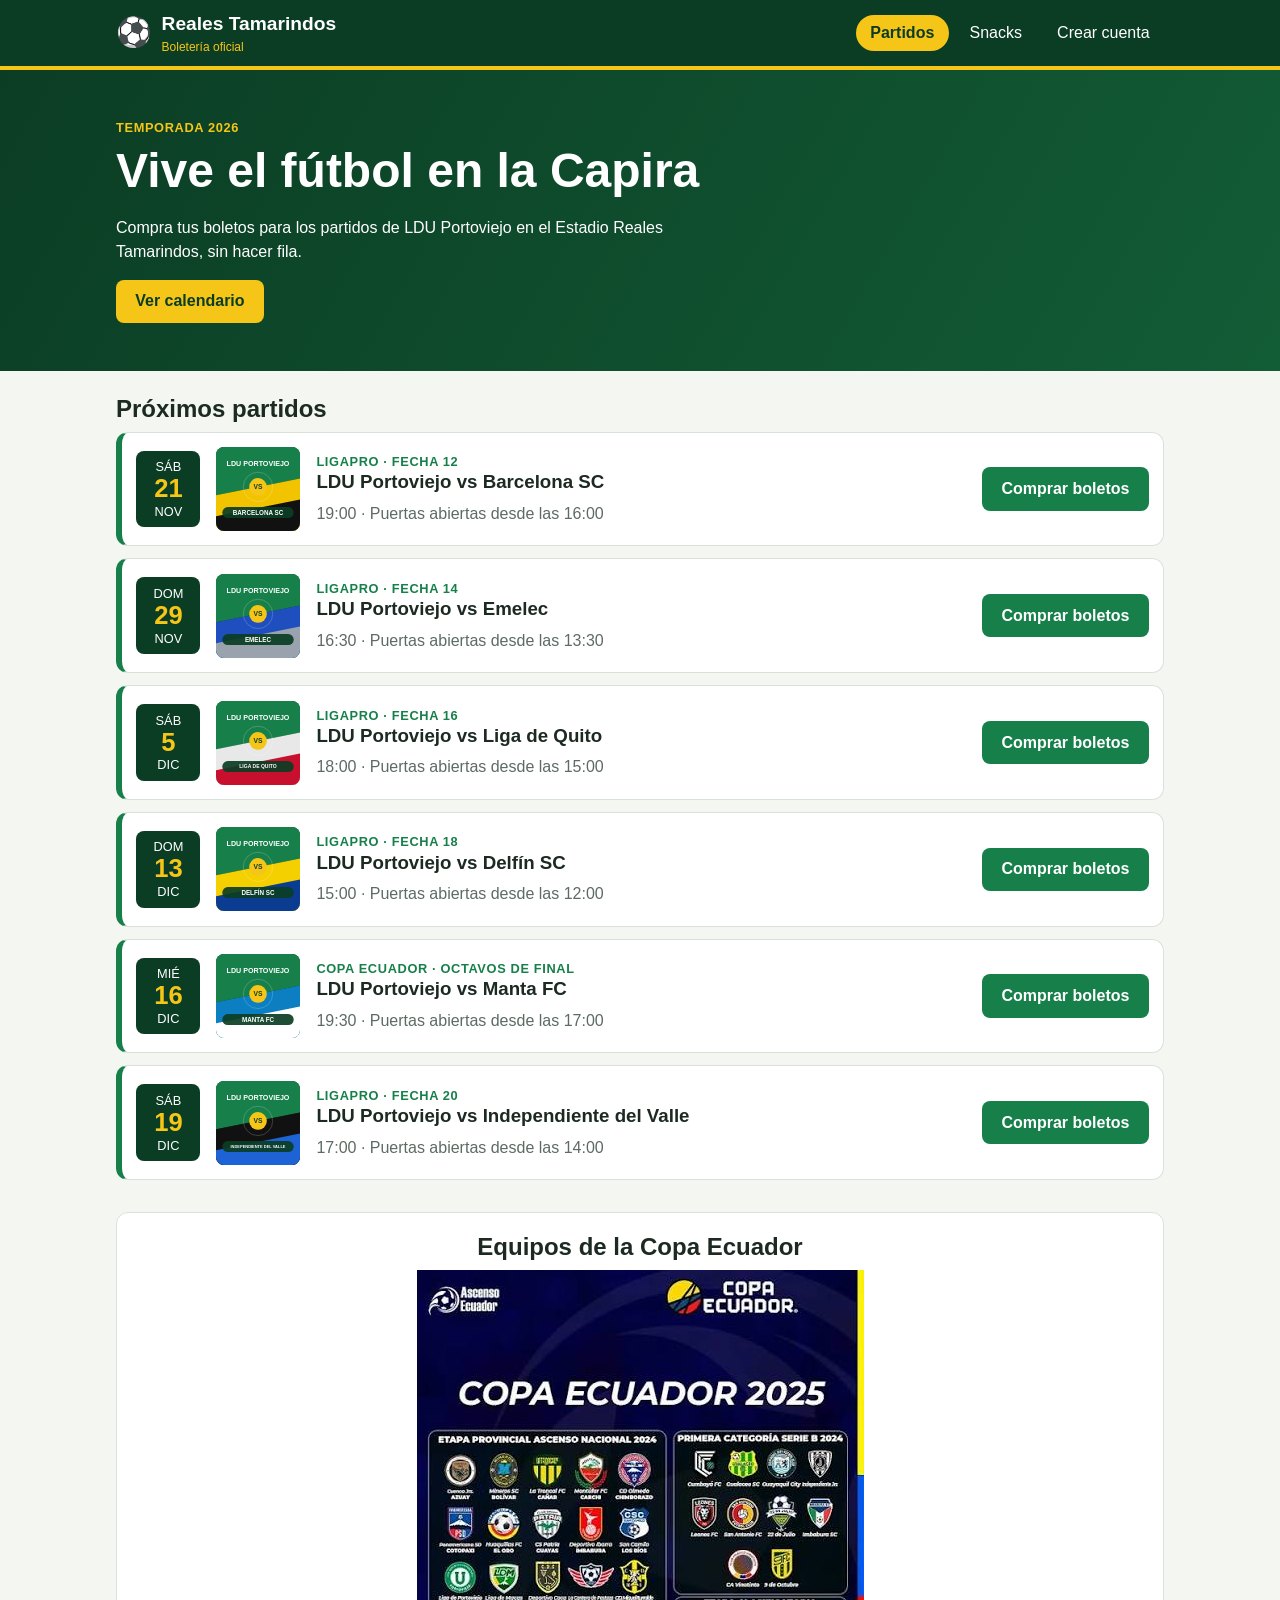
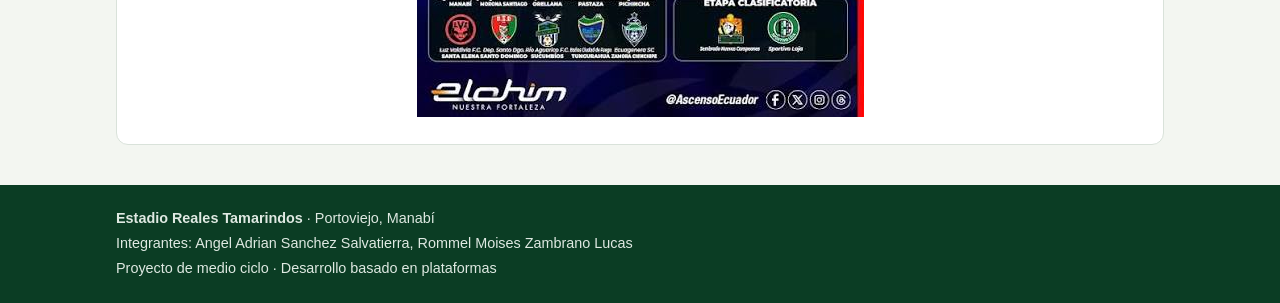
<file: index.html>
<!DOCTYPE html>
<html lang="es">
<head>
  <meta charset="UTF-8">
  <meta name="viewport" content="width=device-width, initial-scale=1.0">
  <title>Partidos | Estadio Reales Tamarindos</title>
  <link rel="stylesheet" href="css/estadio.css">
</head>
<body>
  <a class="saltar" href="#contenido">Saltar al contenido</a>

  <header class="barra">
    <div class="contenedor barra-contenido">
      <a class="marca" href="index.html">
        <span class="marca-balon" aria-hidden="true">⚽</span>
        <span>Reales Tamarindos <small>Boletería oficial</small></span>
      </a>
      <nav class="menu" aria-label="Navegación principal">
        <a href="index.html" class="activo" aria-current="page">Partidos</a>
        <a href="snacks.html">Snacks</a>
        <a href="registro.html">Crear cuenta</a>
      </nav>
    </div>
  </header>

  <main id="contenido">
    <section class="portada">
      <div class="contenedor">
      <p class="etiqueta etiqueta-clara">Temporada 2026</p>
      <h1>Vive el fútbol en la Capira</h1>
      <p>Compra tus boletos para los partidos de LDU Portoviejo en el Estadio Reales Tamarindos, sin hacer fila.</p>
      <a class="boton boton-amarillo" href="#calendario">Ver calendario</a>
      </div>
    </section>

    <div class="contenedor cuerpo">
    <section id="calendario">
      <h2>Próximos partidos</h2>
      <div class="lista-partidos">
        <article class="partido">
          <div class="partido-fecha">
            <span>SÁB</span>
            <strong>21</strong>
            <span>NOV</span>
          </div>
          <img src="img/afiche1.svg" width="120" height="120" alt="Afiche de LDU Portoviejo contra Barcelona SC">
          <div class="partido-info">
            <p class="etiqueta">LigaPro · Fecha 12</p>
            <h3>LDU Portoviejo vs Barcelona SC</h3>
            <p>19:00 · Puertas abiertas desde las 16:00</p>
          </div>
          <a class="boton" href="boletos1.html" aria-label="Comprar boletos: LDU Portoviejo vs Barcelona SC">Comprar boletos</a>
        </article>
        <article class="partido">
          <div class="partido-fecha">
            <span>DOM</span>
            <strong>29</strong>
            <span>NOV</span>
          </div>
          <img src="img/afiche2.svg" width="120" height="120" alt="Afiche de LDU Portoviejo contra Emelec">
          <div class="partido-info">
            <p class="etiqueta">LigaPro · Fecha 14</p>
            <h3>LDU Portoviejo vs Emelec</h3>
            <p>16:30 · Puertas abiertas desde las 13:30</p>
          </div>
          <a class="boton" href="boletos2.html" aria-label="Comprar boletos: LDU Portoviejo vs Emelec">Comprar boletos</a>
        </article>
        <article class="partido">
          <div class="partido-fecha">
            <span>SÁB</span>
            <strong>5</strong>
            <span>DIC</span>
          </div>
          <img src="img/afiche3.svg" width="120" height="120" alt="Afiche de LDU Portoviejo contra Liga de Quito">
          <div class="partido-info">
            <p class="etiqueta">LigaPro · Fecha 16</p>
            <h3>LDU Portoviejo vs Liga de Quito</h3>
            <p>18:00 · Puertas abiertas desde las 15:00</p>
          </div>
          <a class="boton" href="boletos3.html" aria-label="Comprar boletos: LDU Portoviejo vs Liga de Quito">Comprar boletos</a>
        </article>
        <article class="partido">
          <div class="partido-fecha">
            <span>DOM</span>
            <strong>13</strong>
            <span>DIC</span>
          </div>
          <img src="img/afiche4.svg" width="120" height="120" alt="Afiche de LDU Portoviejo contra Delfín SC">
          <div class="partido-info">
            <p class="etiqueta">LigaPro · Fecha 18</p>
            <h3>LDU Portoviejo vs Delfín SC</h3>
            <p>15:00 · Puertas abiertas desde las 12:00</p>
          </div>
          <a class="boton" href="boletos4.html" aria-label="Comprar boletos: LDU Portoviejo vs Delfín SC">Comprar boletos</a>
        </article>
        <article class="partido">
          <div class="partido-fecha">
            <span>MIÉ</span>
            <strong>16</strong>
            <span>DIC</span>
          </div>
          <img src="img/afiche5.svg" width="120" height="120" alt="Afiche de LDU Portoviejo contra Manta FC">
          <div class="partido-info">
            <p class="etiqueta">Copa Ecuador · Octavos de final</p>
            <h3>LDU Portoviejo vs Manta FC</h3>
            <p>19:30 · Puertas abiertas desde las 17:00</p>
          </div>
          <a class="boton" href="boletos5.html" aria-label="Comprar boletos: LDU Portoviejo vs Manta FC">Comprar boletos</a>
        </article>
        <article class="partido">
          <div class="partido-fecha">
            <span>SÁB</span>
            <strong>19</strong>
            <span>DIC</span>
          </div>
          <img src="img/afiche6.svg" width="120" height="120" alt="Afiche de LDU Portoviejo contra Independiente del Valle">
          <div class="partido-info">
            <p class="etiqueta">LigaPro · Fecha 20</p>
            <h3>LDU Portoviejo vs Independiente del Valle</h3>
            <p>17:00 · Puertas abiertas desde las 14:00</p>
          </div>
          <a class="boton" href="boletos6.html" aria-label="Comprar boletos: LDU Portoviejo vs Independiente del Valle">Comprar boletos</a>
        </article>
      </div>
    </section>

    <section class="panel equipos">
      <h2>Equipos de la Copa Ecuador</h2>
      <img src="img/copa-ecuador.png" width="447" height="447" alt="Equipos participantes de la Copa Ecuador 2025">
    </section>
    </div>
  </main>

  <footer class="pie">
    <div class="contenedor">
      <p><strong>Estadio Reales Tamarindos</strong> · Portoviejo, Manabí</p>
      <p>Integrantes: Angel Adrian Sanchez Salvatierra, Rommel Moises Zambrano Lucas</p>
      <p>Proyecto de medio ciclo · Desarrollo basado en plataformas</p>
    </div>
  </footer>
</body>
</html>
</file>
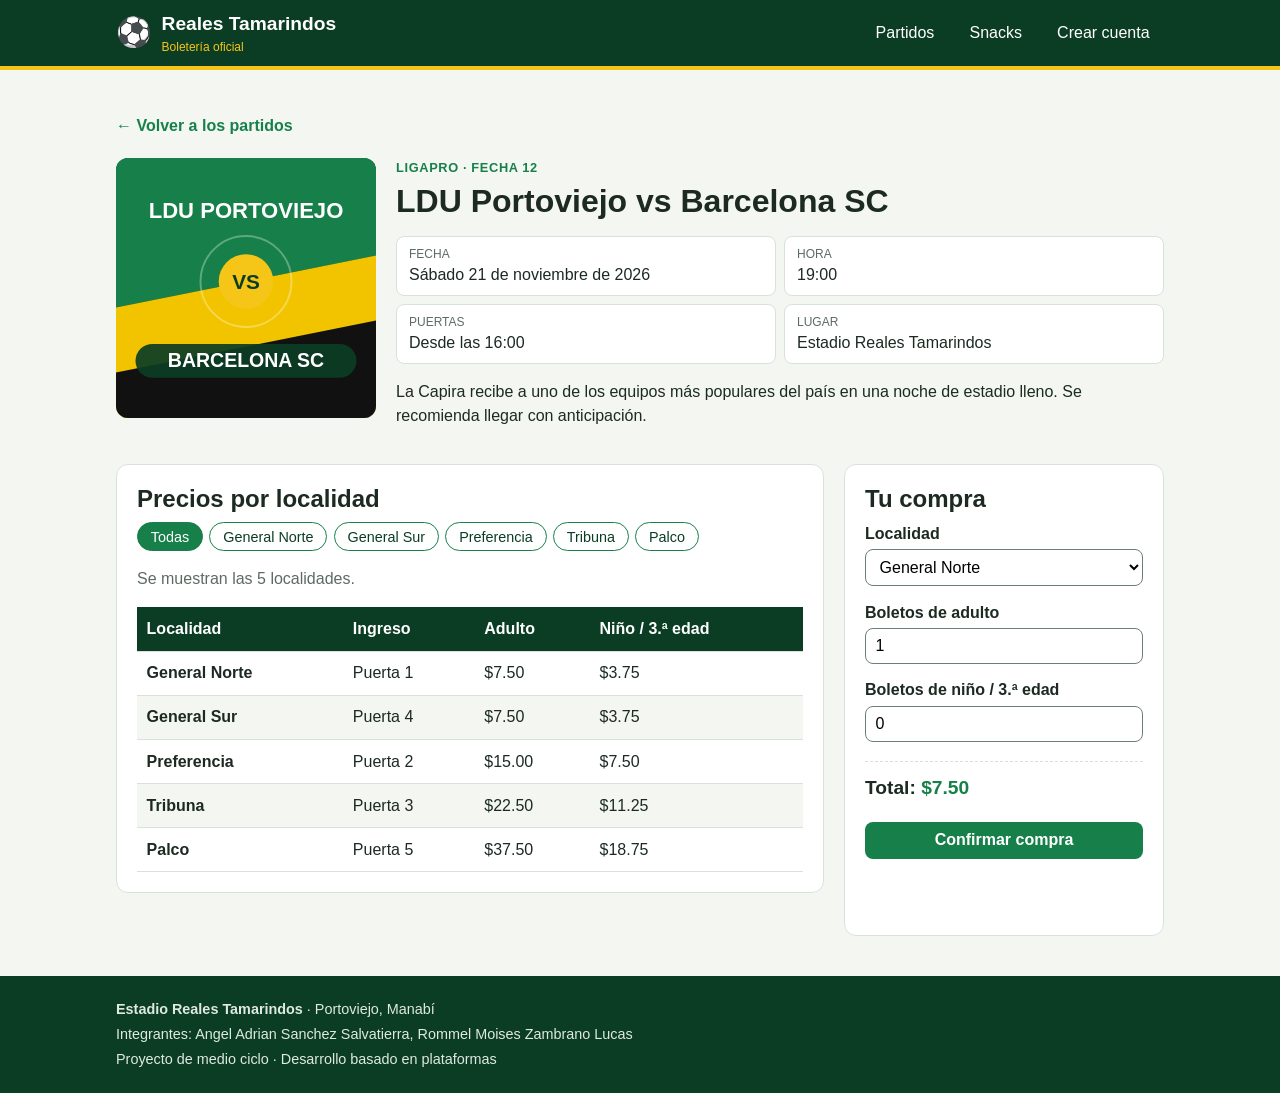
<file: boletos1.html>
<!DOCTYPE html>
<html lang="es">
<head>
  <meta charset="UTF-8">
  <meta name="viewport" content="width=device-width, initial-scale=1.0">
  <title>LDU Portoviejo vs Barcelona SC | Estadio Reales Tamarindos</title>
  <link rel="stylesheet" href="css/estadio.css">
</head>
<body>
  <a class="saltar" href="#contenido">Saltar al contenido</a>

  <header class="barra">
    <div class="contenedor barra-contenido">
      <a class="marca" href="index.html">
        <span class="marca-balon" aria-hidden="true">⚽</span>
        <span>Reales Tamarindos <small>Boletería oficial</small></span>
      </a>
      <nav class="menu" aria-label="Navegación principal">
        <a href="index.html">Partidos</a>
        <a href="snacks.html">Snacks</a>
        <a href="registro.html">Crear cuenta</a>
      </nav>
    </div>
  </header>

  <main id="contenido" class="contenedor">
    <p><a class="volver" href="index.html">← Volver a los partidos</a></p>

    <section class="ficha">
      <img src="img/afiche1.svg" width="260" height="260" alt="Afiche de LDU Portoviejo contra Barcelona SC">
      <div>
        <p class="etiqueta">LigaPro · Fecha 12</p>
        <h1>LDU Portoviejo vs Barcelona SC</h1>
        <ul class="datos">
          <li><span>Fecha</span>Sábado 21 de noviembre de 2026</li>
          <li><span>Hora</span>19:00</li>
          <li><span>Puertas</span>Desde las 16:00</li>
          <li><span>Lugar</span>Estadio Reales Tamarindos</li>
        </ul>
        <p>La Capira recibe a uno de los equipos más populares del país en una noche de estadio lleno. Se recomienda llegar con anticipación.</p>
      </div>
    </section>

    <div class="dos-columnas">
      <section class="panel">
        <h2>Precios por localidad</h2>
        <div class="chips" role="group" aria-label="Elegir localidad">
          <button type="button" class="chip chip-activo" data-zona="todas" aria-pressed="true">Todas</button>
            <button type="button" class="chip" data-zona="General Norte" aria-pressed="false">General Norte</button>
            <button type="button" class="chip" data-zona="General Sur" aria-pressed="false">General Sur</button>
            <button type="button" class="chip" data-zona="Preferencia" aria-pressed="false">Preferencia</button>
            <button type="button" class="chip" data-zona="Tribuna" aria-pressed="false">Tribuna</button>
            <button type="button" class="chip" data-zona="Palco" aria-pressed="false">Palco</button>
        </div>
        <p id="aviso-zona" class="aviso" aria-live="polite">Se muestran las 5 localidades.</p>
        <div class="tabla-caja" role="region" aria-label="Tabla de precios" tabindex="0">
          <table id="precios">
            <caption class="oculto">Precios de los boletos por localidad y tipo de boleto</caption>
            <thead>
              <tr>
                <th scope="col">Localidad</th>
                <th scope="col">Ingreso</th>
                <th scope="col">Adulto</th>
                <th scope="col">Niño / 3.ª edad</th>
              </tr>
            </thead>
            <tbody>
              <tr data-zona="General Norte">
                <th scope="row">General Norte</th>
                <td>Puerta 1</td>
                <td>$7.50</td>
                <td>$3.75</td>
              </tr>
              <tr data-zona="General Sur">
                <th scope="row">General Sur</th>
                <td>Puerta 4</td>
                <td>$7.50</td>
                <td>$3.75</td>
              </tr>
              <tr data-zona="Preferencia">
                <th scope="row">Preferencia</th>
                <td>Puerta 2</td>
                <td>$15.00</td>
                <td>$7.50</td>
              </tr>
              <tr data-zona="Tribuna">
                <th scope="row">Tribuna</th>
                <td>Puerta 3</td>
                <td>$22.50</td>
                <td>$11.25</td>
              </tr>
              <tr data-zona="Palco">
                <th scope="row">Palco</th>
                <td>Puerta 5</td>
                <td>$37.50</td>
                <td>$18.75</td>
              </tr>
            </tbody>
          </table>
        </div>
      </section>

      <aside class="panel compra">
        <h2>Tu compra</h2>
        <form id="form-compra">
          <div class="campo">
            <label for="zona">Localidad</label>
            <select id="zona" name="zona">
              <option value="General Norte" data-adulto="7.50" data-reducido="3.75">General Norte</option>
              <option value="General Sur" data-adulto="7.50" data-reducido="3.75">General Sur</option>
              <option value="Preferencia" data-adulto="15.00" data-reducido="7.50">Preferencia</option>
              <option value="Tribuna" data-adulto="22.50" data-reducido="11.25">Tribuna</option>
              <option value="Palco" data-adulto="37.50" data-reducido="18.75">Palco</option>
            </select>
          </div>
          <div class="campo">
            <label for="adultos">Boletos de adulto</label>
            <input type="number" id="adultos" name="adultos" min="0" max="10" value="1">
          </div>
          <div class="campo">
            <label for="reducidos">Boletos de niño / 3.ª edad</label>
            <input type="number" id="reducidos" name="reducidos" min="0" max="10" value="0">
          </div>
          <p class="total">Total: <output id="total" for="zona adultos reducidos">$0.00</output></p>
          <button type="submit" class="boton boton-ancho">Confirmar compra</button>
        </form>
        <p id="aviso-compra" class="aviso" aria-live="polite"></p>
      </aside>
    </div>
  </main>

  <footer class="pie">
    <div class="contenedor">
      <p><strong>Estadio Reales Tamarindos</strong> · Portoviejo, Manabí</p>
      <p>Integrantes: Angel Adrian Sanchez Salvatierra, Rommel Moises Zambrano Lucas</p>
      <p>Proyecto de medio ciclo · Desarrollo basado en plataformas</p>
    </div>
  </footer>
  <script src="js/boletos.js"></script>
</body>
</html>
</file>
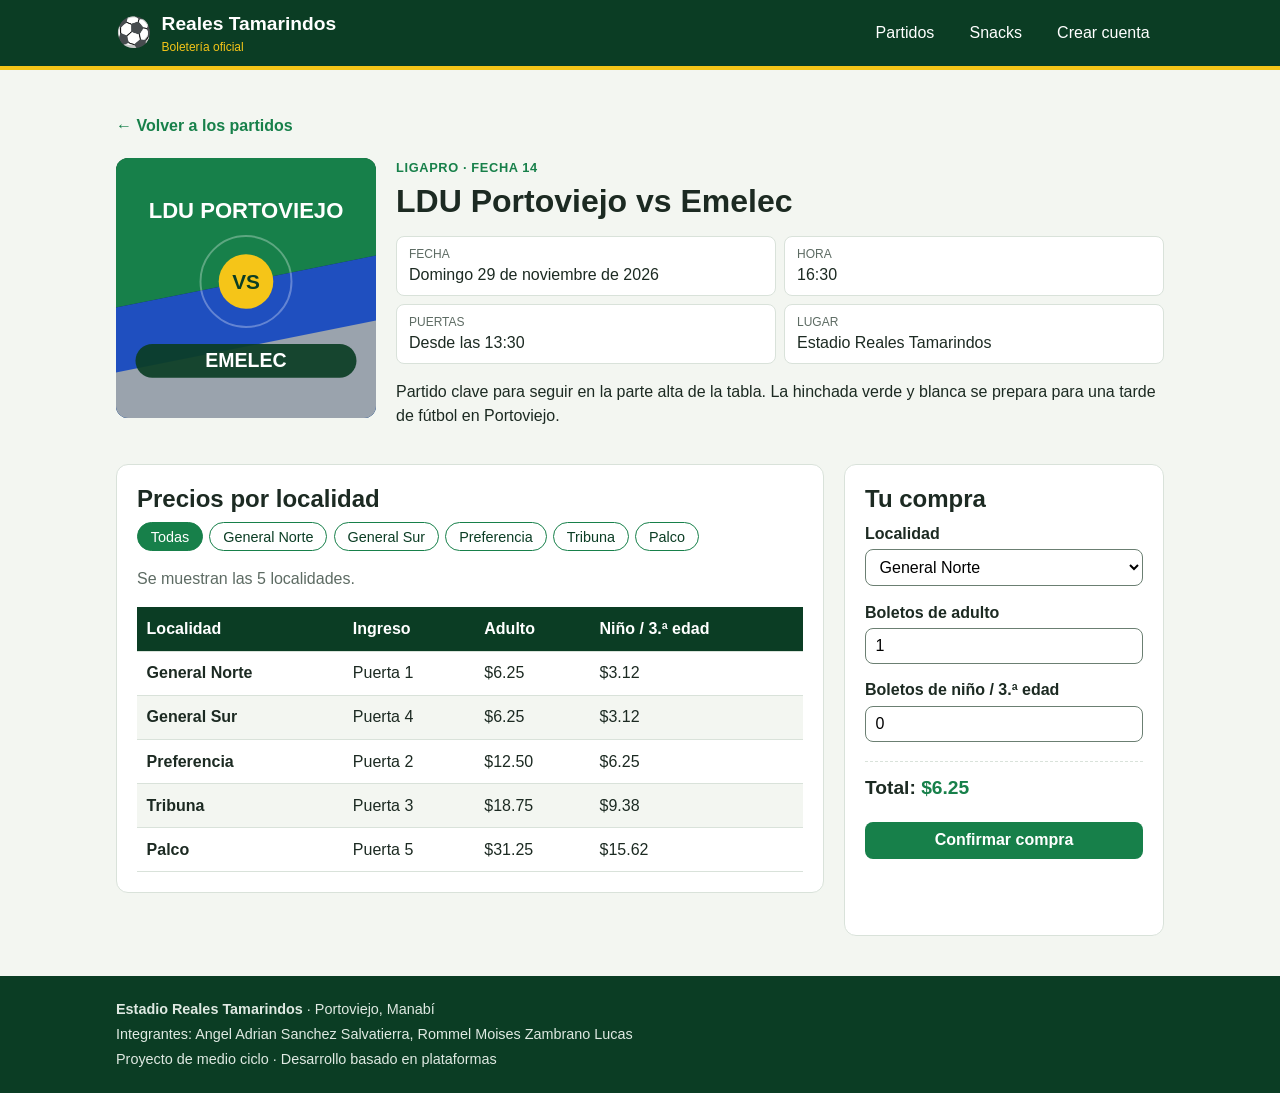
<file: boletos2.html>
<!DOCTYPE html>
<html lang="es">
<head>
  <meta charset="UTF-8">
  <meta name="viewport" content="width=device-width, initial-scale=1.0">
  <title>LDU Portoviejo vs Emelec | Estadio Reales Tamarindos</title>
  <link rel="stylesheet" href="css/estadio.css">
</head>
<body>
  <a class="saltar" href="#contenido">Saltar al contenido</a>

  <header class="barra">
    <div class="contenedor barra-contenido">
      <a class="marca" href="index.html">
        <span class="marca-balon" aria-hidden="true">⚽</span>
        <span>Reales Tamarindos <small>Boletería oficial</small></span>
      </a>
      <nav class="menu" aria-label="Navegación principal">
        <a href="index.html">Partidos</a>
        <a href="snacks.html">Snacks</a>
        <a href="registro.html">Crear cuenta</a>
      </nav>
    </div>
  </header>

  <main id="contenido" class="contenedor">
    <p><a class="volver" href="index.html">← Volver a los partidos</a></p>

    <section class="ficha">
      <img src="img/afiche2.svg" width="260" height="260" alt="Afiche de LDU Portoviejo contra Emelec">
      <div>
        <p class="etiqueta">LigaPro · Fecha 14</p>
        <h1>LDU Portoviejo vs Emelec</h1>
        <ul class="datos">
          <li><span>Fecha</span>Domingo 29 de noviembre de 2026</li>
          <li><span>Hora</span>16:30</li>
          <li><span>Puertas</span>Desde las 13:30</li>
          <li><span>Lugar</span>Estadio Reales Tamarindos</li>
        </ul>
        <p>Partido clave para seguir en la parte alta de la tabla. La hinchada verde y blanca se prepara para una tarde de fútbol en Portoviejo.</p>
      </div>
    </section>

    <div class="dos-columnas">
      <section class="panel">
        <h2>Precios por localidad</h2>
        <div class="chips" role="group" aria-label="Elegir localidad">
          <button type="button" class="chip chip-activo" data-zona="todas" aria-pressed="true">Todas</button>
            <button type="button" class="chip" data-zona="General Norte" aria-pressed="false">General Norte</button>
            <button type="button" class="chip" data-zona="General Sur" aria-pressed="false">General Sur</button>
            <button type="button" class="chip" data-zona="Preferencia" aria-pressed="false">Preferencia</button>
            <button type="button" class="chip" data-zona="Tribuna" aria-pressed="false">Tribuna</button>
            <button type="button" class="chip" data-zona="Palco" aria-pressed="false">Palco</button>
        </div>
        <p id="aviso-zona" class="aviso" aria-live="polite">Se muestran las 5 localidades.</p>
        <div class="tabla-caja" role="region" aria-label="Tabla de precios" tabindex="0">
          <table id="precios">
            <caption class="oculto">Precios de los boletos por localidad y tipo de boleto</caption>
            <thead>
              <tr>
                <th scope="col">Localidad</th>
                <th scope="col">Ingreso</th>
                <th scope="col">Adulto</th>
                <th scope="col">Niño / 3.ª edad</th>
              </tr>
            </thead>
            <tbody>
              <tr data-zona="General Norte">
                <th scope="row">General Norte</th>
                <td>Puerta 1</td>
                <td>$6.25</td>
                <td>$3.12</td>
              </tr>
              <tr data-zona="General Sur">
                <th scope="row">General Sur</th>
                <td>Puerta 4</td>
                <td>$6.25</td>
                <td>$3.12</td>
              </tr>
              <tr data-zona="Preferencia">
                <th scope="row">Preferencia</th>
                <td>Puerta 2</td>
                <td>$12.50</td>
                <td>$6.25</td>
              </tr>
              <tr data-zona="Tribuna">
                <th scope="row">Tribuna</th>
                <td>Puerta 3</td>
                <td>$18.75</td>
                <td>$9.38</td>
              </tr>
              <tr data-zona="Palco">
                <th scope="row">Palco</th>
                <td>Puerta 5</td>
                <td>$31.25</td>
                <td>$15.62</td>
              </tr>
            </tbody>
          </table>
        </div>
      </section>

      <aside class="panel compra">
        <h2>Tu compra</h2>
        <form id="form-compra">
          <div class="campo">
            <label for="zona">Localidad</label>
            <select id="zona" name="zona">
              <option value="General Norte" data-adulto="6.25" data-reducido="3.12">General Norte</option>
              <option value="General Sur" data-adulto="6.25" data-reducido="3.12">General Sur</option>
              <option value="Preferencia" data-adulto="12.50" data-reducido="6.25">Preferencia</option>
              <option value="Tribuna" data-adulto="18.75" data-reducido="9.38">Tribuna</option>
              <option value="Palco" data-adulto="31.25" data-reducido="15.62">Palco</option>
            </select>
          </div>
          <div class="campo">
            <label for="adultos">Boletos de adulto</label>
            <input type="number" id="adultos" name="adultos" min="0" max="10" value="1">
          </div>
          <div class="campo">
            <label for="reducidos">Boletos de niño / 3.ª edad</label>
            <input type="number" id="reducidos" name="reducidos" min="0" max="10" value="0">
          </div>
          <p class="total">Total: <output id="total" for="zona adultos reducidos">$0.00</output></p>
          <button type="submit" class="boton boton-ancho">Confirmar compra</button>
        </form>
        <p id="aviso-compra" class="aviso" aria-live="polite"></p>
      </aside>
    </div>
  </main>

  <footer class="pie">
    <div class="contenedor">
      <p><strong>Estadio Reales Tamarindos</strong> · Portoviejo, Manabí</p>
      <p>Integrantes: Angel Adrian Sanchez Salvatierra, Rommel Moises Zambrano Lucas</p>
      <p>Proyecto de medio ciclo · Desarrollo basado en plataformas</p>
    </div>
  </footer>
  <script src="js/boletos.js"></script>
</body>
</html>
</file>
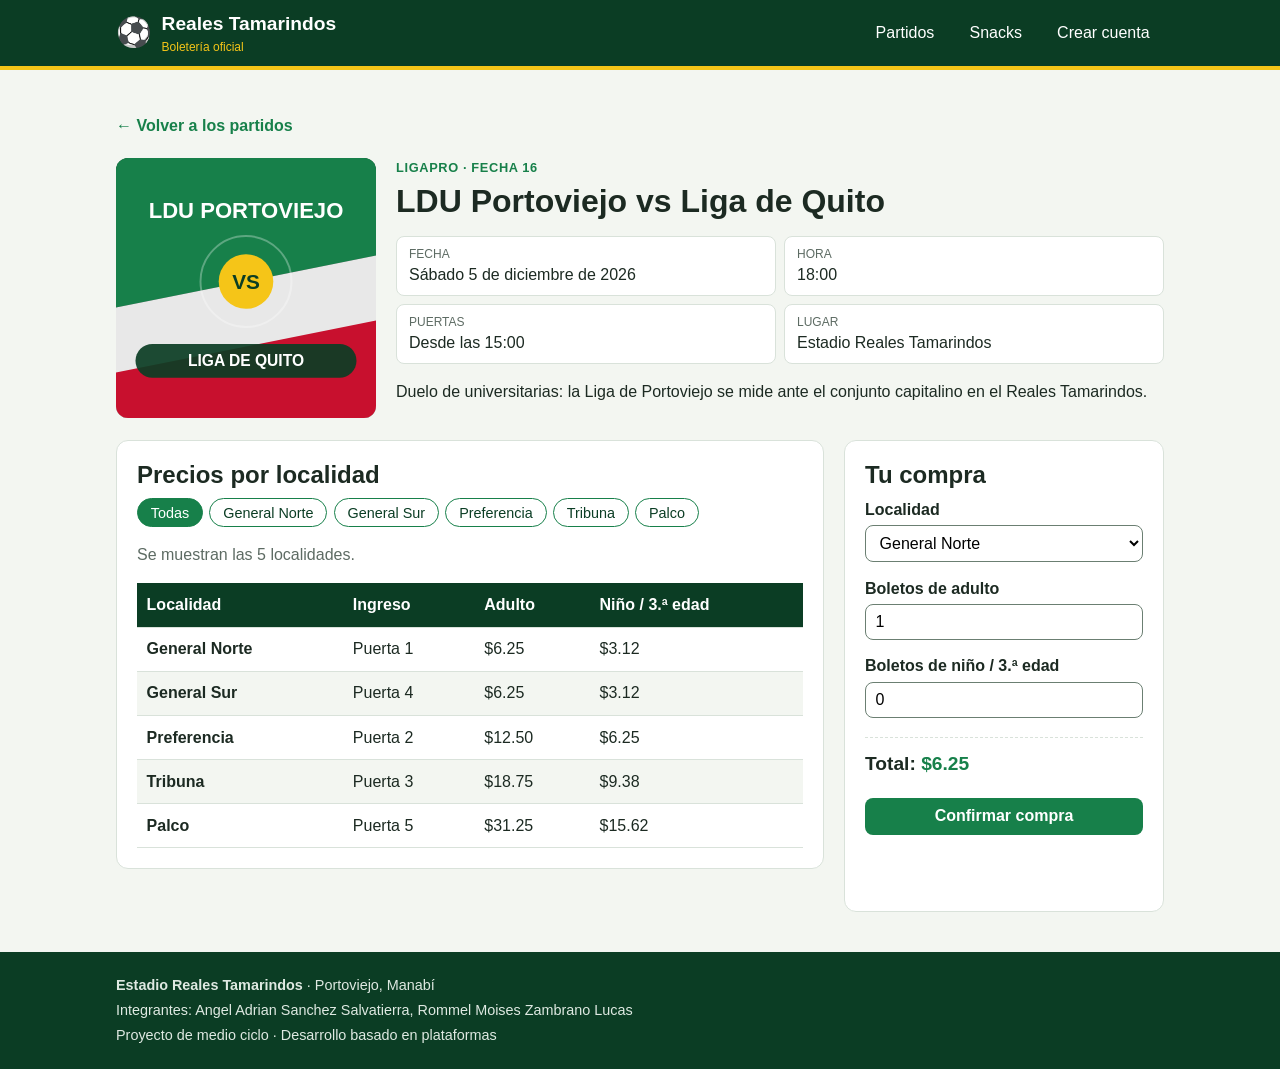
<file: boletos3.html>
<!DOCTYPE html>
<html lang="es">
<head>
  <meta charset="UTF-8">
  <meta name="viewport" content="width=device-width, initial-scale=1.0">
  <title>LDU Portoviejo vs Liga de Quito | Estadio Reales Tamarindos</title>
  <link rel="stylesheet" href="css/estadio.css">
</head>
<body>
  <a class="saltar" href="#contenido">Saltar al contenido</a>

  <header class="barra">
    <div class="contenedor barra-contenido">
      <a class="marca" href="index.html">
        <span class="marca-balon" aria-hidden="true">⚽</span>
        <span>Reales Tamarindos <small>Boletería oficial</small></span>
      </a>
      <nav class="menu" aria-label="Navegación principal">
        <a href="index.html">Partidos</a>
        <a href="snacks.html">Snacks</a>
        <a href="registro.html">Crear cuenta</a>
      </nav>
    </div>
  </header>

  <main id="contenido" class="contenedor">
    <p><a class="volver" href="index.html">← Volver a los partidos</a></p>

    <section class="ficha">
      <img src="img/afiche3.svg" width="260" height="260" alt="Afiche de LDU Portoviejo contra Liga de Quito">
      <div>
        <p class="etiqueta">LigaPro · Fecha 16</p>
        <h1>LDU Portoviejo vs Liga de Quito</h1>
        <ul class="datos">
          <li><span>Fecha</span>Sábado 5 de diciembre de 2026</li>
          <li><span>Hora</span>18:00</li>
          <li><span>Puertas</span>Desde las 15:00</li>
          <li><span>Lugar</span>Estadio Reales Tamarindos</li>
        </ul>
        <p>Duelo de universitarias: la Liga de Portoviejo se mide ante el conjunto capitalino en el Reales Tamarindos.</p>
      </div>
    </section>

    <div class="dos-columnas">
      <section class="panel">
        <h2>Precios por localidad</h2>
        <div class="chips" role="group" aria-label="Elegir localidad">
          <button type="button" class="chip chip-activo" data-zona="todas" aria-pressed="true">Todas</button>
            <button type="button" class="chip" data-zona="General Norte" aria-pressed="false">General Norte</button>
            <button type="button" class="chip" data-zona="General Sur" aria-pressed="false">General Sur</button>
            <button type="button" class="chip" data-zona="Preferencia" aria-pressed="false">Preferencia</button>
            <button type="button" class="chip" data-zona="Tribuna" aria-pressed="false">Tribuna</button>
            <button type="button" class="chip" data-zona="Palco" aria-pressed="false">Palco</button>
        </div>
        <p id="aviso-zona" class="aviso" aria-live="polite">Se muestran las 5 localidades.</p>
        <div class="tabla-caja" role="region" aria-label="Tabla de precios" tabindex="0">
          <table id="precios">
            <caption class="oculto">Precios de los boletos por localidad y tipo de boleto</caption>
            <thead>
              <tr>
                <th scope="col">Localidad</th>
                <th scope="col">Ingreso</th>
                <th scope="col">Adulto</th>
                <th scope="col">Niño / 3.ª edad</th>
              </tr>
            </thead>
            <tbody>
              <tr data-zona="General Norte">
                <th scope="row">General Norte</th>
                <td>Puerta 1</td>
                <td>$6.25</td>
                <td>$3.12</td>
              </tr>
              <tr data-zona="General Sur">
                <th scope="row">General Sur</th>
                <td>Puerta 4</td>
                <td>$6.25</td>
                <td>$3.12</td>
              </tr>
              <tr data-zona="Preferencia">
                <th scope="row">Preferencia</th>
                <td>Puerta 2</td>
                <td>$12.50</td>
                <td>$6.25</td>
              </tr>
              <tr data-zona="Tribuna">
                <th scope="row">Tribuna</th>
                <td>Puerta 3</td>
                <td>$18.75</td>
                <td>$9.38</td>
              </tr>
              <tr data-zona="Palco">
                <th scope="row">Palco</th>
                <td>Puerta 5</td>
                <td>$31.25</td>
                <td>$15.62</td>
              </tr>
            </tbody>
          </table>
        </div>
      </section>

      <aside class="panel compra">
        <h2>Tu compra</h2>
        <form id="form-compra">
          <div class="campo">
            <label for="zona">Localidad</label>
            <select id="zona" name="zona">
              <option value="General Norte" data-adulto="6.25" data-reducido="3.12">General Norte</option>
              <option value="General Sur" data-adulto="6.25" data-reducido="3.12">General Sur</option>
              <option value="Preferencia" data-adulto="12.50" data-reducido="6.25">Preferencia</option>
              <option value="Tribuna" data-adulto="18.75" data-reducido="9.38">Tribuna</option>
              <option value="Palco" data-adulto="31.25" data-reducido="15.62">Palco</option>
            </select>
          </div>
          <div class="campo">
            <label for="adultos">Boletos de adulto</label>
            <input type="number" id="adultos" name="adultos" min="0" max="10" value="1">
          </div>
          <div class="campo">
            <label for="reducidos">Boletos de niño / 3.ª edad</label>
            <input type="number" id="reducidos" name="reducidos" min="0" max="10" value="0">
          </div>
          <p class="total">Total: <output id="total" for="zona adultos reducidos">$0.00</output></p>
          <button type="submit" class="boton boton-ancho">Confirmar compra</button>
        </form>
        <p id="aviso-compra" class="aviso" aria-live="polite"></p>
      </aside>
    </div>
  </main>

  <footer class="pie">
    <div class="contenedor">
      <p><strong>Estadio Reales Tamarindos</strong> · Portoviejo, Manabí</p>
      <p>Integrantes: Angel Adrian Sanchez Salvatierra, Rommel Moises Zambrano Lucas</p>
      <p>Proyecto de medio ciclo · Desarrollo basado en plataformas</p>
    </div>
  </footer>
  <script src="js/boletos.js"></script>
</body>
</html>
</file>
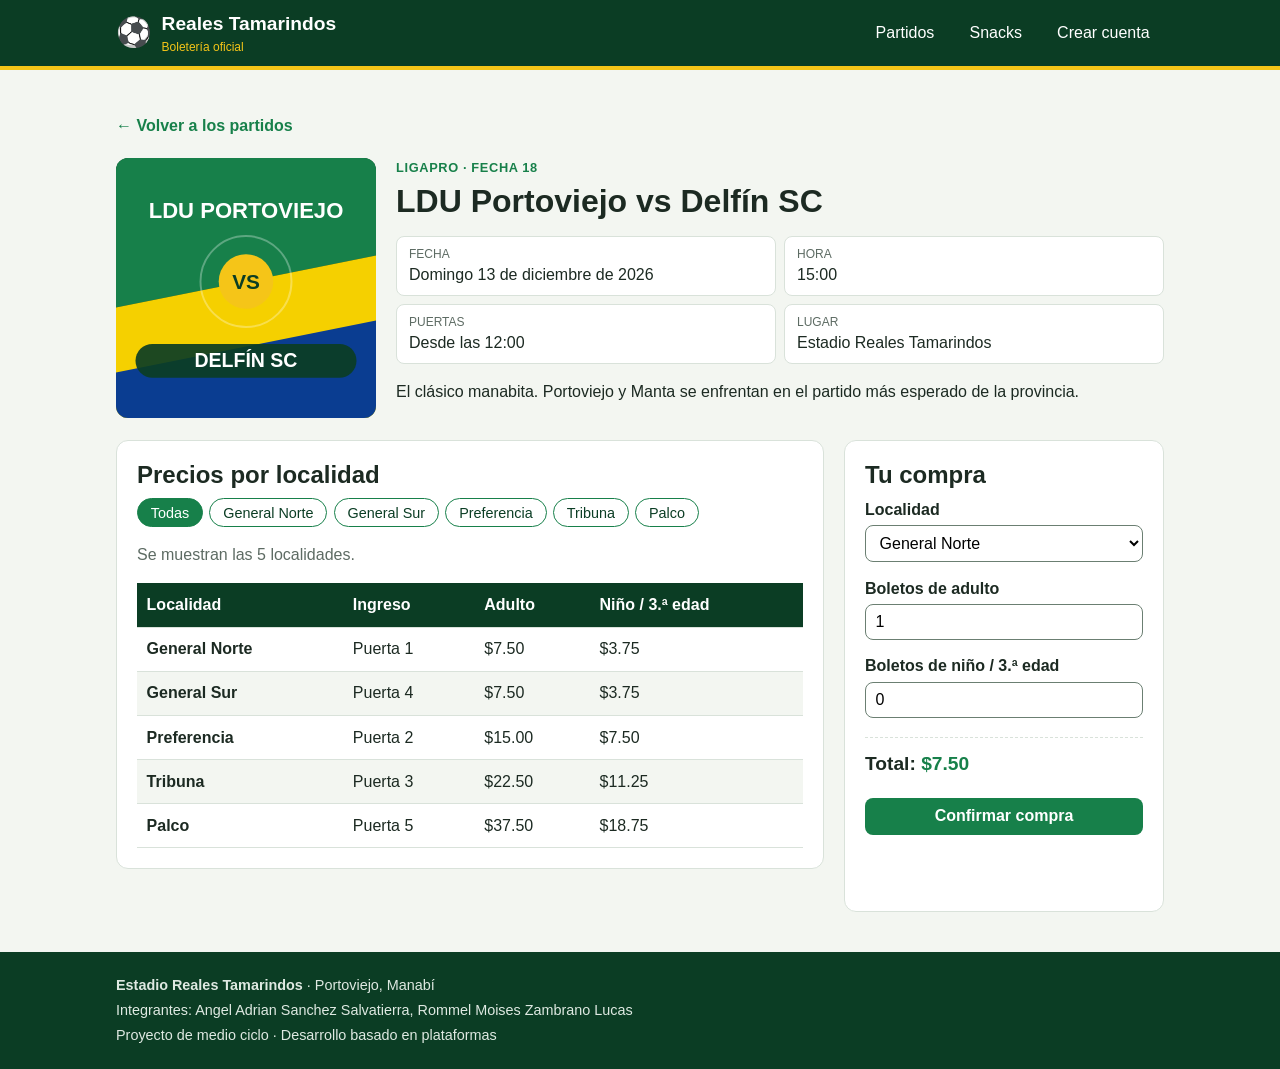
<file: boletos4.html>
<!DOCTYPE html>
<html lang="es">
<head>
  <meta charset="UTF-8">
  <meta name="viewport" content="width=device-width, initial-scale=1.0">
  <title>LDU Portoviejo vs Delfín SC | Estadio Reales Tamarindos</title>
  <link rel="stylesheet" href="css/estadio.css">
</head>
<body>
  <a class="saltar" href="#contenido">Saltar al contenido</a>

  <header class="barra">
    <div class="contenedor barra-contenido">
      <a class="marca" href="index.html">
        <span class="marca-balon" aria-hidden="true">⚽</span>
        <span>Reales Tamarindos <small>Boletería oficial</small></span>
      </a>
      <nav class="menu" aria-label="Navegación principal">
        <a href="index.html">Partidos</a>
        <a href="snacks.html">Snacks</a>
        <a href="registro.html">Crear cuenta</a>
      </nav>
    </div>
  </header>

  <main id="contenido" class="contenedor">
    <p><a class="volver" href="index.html">← Volver a los partidos</a></p>

    <section class="ficha">
      <img src="img/afiche4.svg" width="260" height="260" alt="Afiche de LDU Portoviejo contra Delfín SC">
      <div>
        <p class="etiqueta">LigaPro · Fecha 18</p>
        <h1>LDU Portoviejo vs Delfín SC</h1>
        <ul class="datos">
          <li><span>Fecha</span>Domingo 13 de diciembre de 2026</li>
          <li><span>Hora</span>15:00</li>
          <li><span>Puertas</span>Desde las 12:00</li>
          <li><span>Lugar</span>Estadio Reales Tamarindos</li>
        </ul>
        <p>El clásico manabita. Portoviejo y Manta se enfrentan en el partido más esperado de la provincia.</p>
      </div>
    </section>

    <div class="dos-columnas">
      <section class="panel">
        <h2>Precios por localidad</h2>
        <div class="chips" role="group" aria-label="Elegir localidad">
          <button type="button" class="chip chip-activo" data-zona="todas" aria-pressed="true">Todas</button>
            <button type="button" class="chip" data-zona="General Norte" aria-pressed="false">General Norte</button>
            <button type="button" class="chip" data-zona="General Sur" aria-pressed="false">General Sur</button>
            <button type="button" class="chip" data-zona="Preferencia" aria-pressed="false">Preferencia</button>
            <button type="button" class="chip" data-zona="Tribuna" aria-pressed="false">Tribuna</button>
            <button type="button" class="chip" data-zona="Palco" aria-pressed="false">Palco</button>
        </div>
        <p id="aviso-zona" class="aviso" aria-live="polite">Se muestran las 5 localidades.</p>
        <div class="tabla-caja" role="region" aria-label="Tabla de precios" tabindex="0">
          <table id="precios">
            <caption class="oculto">Precios de los boletos por localidad y tipo de boleto</caption>
            <thead>
              <tr>
                <th scope="col">Localidad</th>
                <th scope="col">Ingreso</th>
                <th scope="col">Adulto</th>
                <th scope="col">Niño / 3.ª edad</th>
              </tr>
            </thead>
            <tbody>
              <tr data-zona="General Norte">
                <th scope="row">General Norte</th>
                <td>Puerta 1</td>
                <td>$7.50</td>
                <td>$3.75</td>
              </tr>
              <tr data-zona="General Sur">
                <th scope="row">General Sur</th>
                <td>Puerta 4</td>
                <td>$7.50</td>
                <td>$3.75</td>
              </tr>
              <tr data-zona="Preferencia">
                <th scope="row">Preferencia</th>
                <td>Puerta 2</td>
                <td>$15.00</td>
                <td>$7.50</td>
              </tr>
              <tr data-zona="Tribuna">
                <th scope="row">Tribuna</th>
                <td>Puerta 3</td>
                <td>$22.50</td>
                <td>$11.25</td>
              </tr>
              <tr data-zona="Palco">
                <th scope="row">Palco</th>
                <td>Puerta 5</td>
                <td>$37.50</td>
                <td>$18.75</td>
              </tr>
            </tbody>
          </table>
        </div>
      </section>

      <aside class="panel compra">
        <h2>Tu compra</h2>
        <form id="form-compra">
          <div class="campo">
            <label for="zona">Localidad</label>
            <select id="zona" name="zona">
              <option value="General Norte" data-adulto="7.50" data-reducido="3.75">General Norte</option>
              <option value="General Sur" data-adulto="7.50" data-reducido="3.75">General Sur</option>
              <option value="Preferencia" data-adulto="15.00" data-reducido="7.50">Preferencia</option>
              <option value="Tribuna" data-adulto="22.50" data-reducido="11.25">Tribuna</option>
              <option value="Palco" data-adulto="37.50" data-reducido="18.75">Palco</option>
            </select>
          </div>
          <div class="campo">
            <label for="adultos">Boletos de adulto</label>
            <input type="number" id="adultos" name="adultos" min="0" max="10" value="1">
          </div>
          <div class="campo">
            <label for="reducidos">Boletos de niño / 3.ª edad</label>
            <input type="number" id="reducidos" name="reducidos" min="0" max="10" value="0">
          </div>
          <p class="total">Total: <output id="total" for="zona adultos reducidos">$0.00</output></p>
          <button type="submit" class="boton boton-ancho">Confirmar compra</button>
        </form>
        <p id="aviso-compra" class="aviso" aria-live="polite"></p>
      </aside>
    </div>
  </main>

  <footer class="pie">
    <div class="contenedor">
      <p><strong>Estadio Reales Tamarindos</strong> · Portoviejo, Manabí</p>
      <p>Integrantes: Angel Adrian Sanchez Salvatierra, Rommel Moises Zambrano Lucas</p>
      <p>Proyecto de medio ciclo · Desarrollo basado en plataformas</p>
    </div>
  </footer>
  <script src="js/boletos.js"></script>
</body>
</html>
</file>
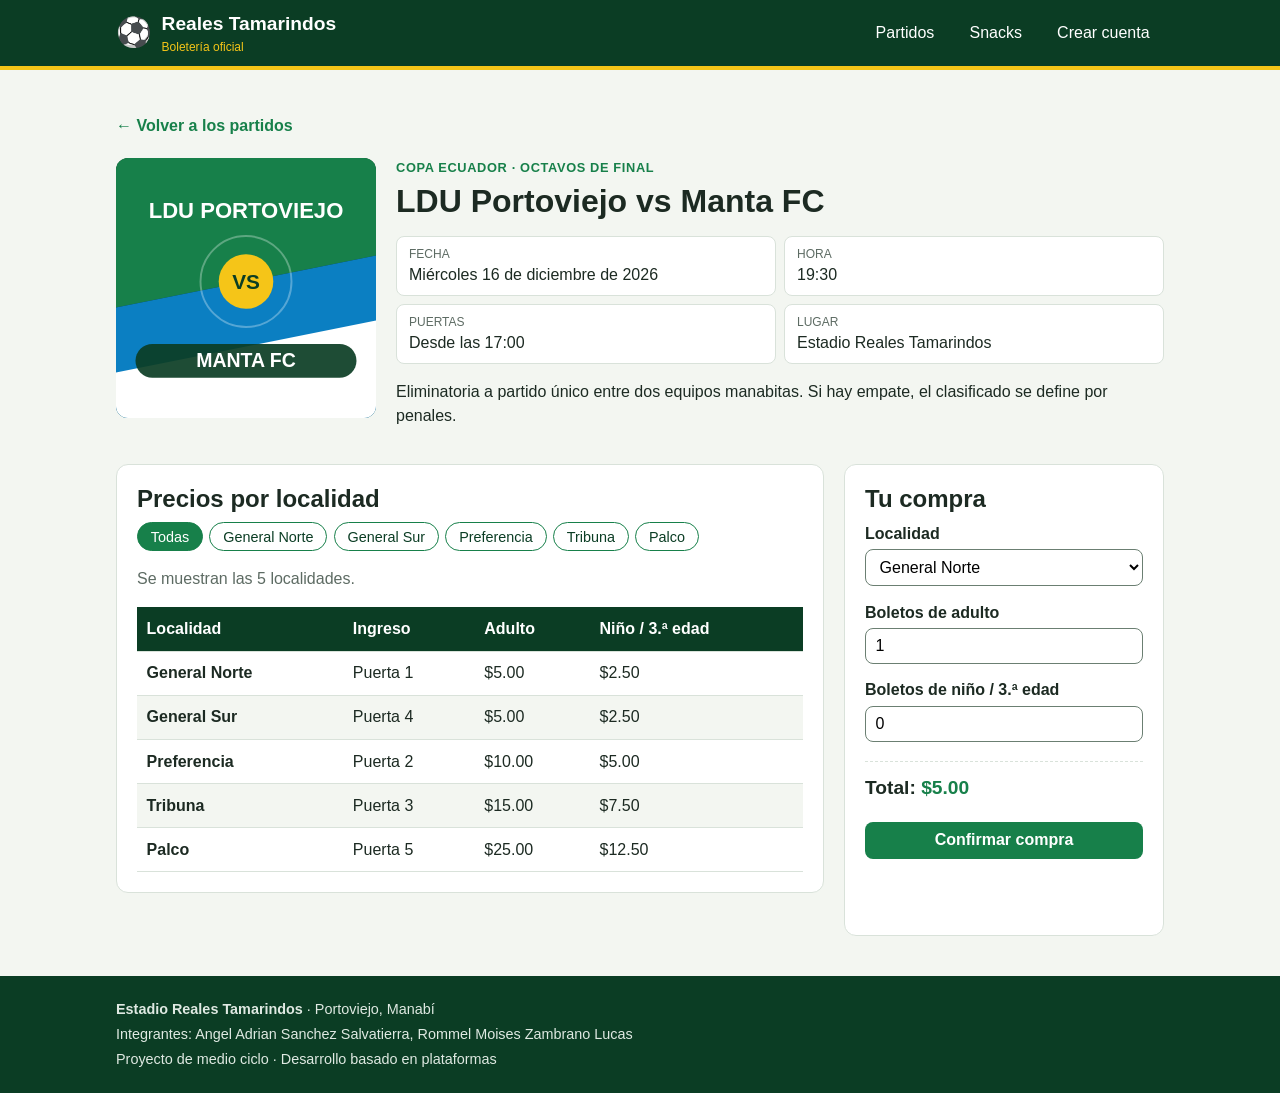
<file: boletos5.html>
<!DOCTYPE html>
<html lang="es">
<head>
  <meta charset="UTF-8">
  <meta name="viewport" content="width=device-width, initial-scale=1.0">
  <title>LDU Portoviejo vs Manta FC | Estadio Reales Tamarindos</title>
  <link rel="stylesheet" href="css/estadio.css">
</head>
<body>
  <a class="saltar" href="#contenido">Saltar al contenido</a>

  <header class="barra">
    <div class="contenedor barra-contenido">
      <a class="marca" href="index.html">
        <span class="marca-balon" aria-hidden="true">⚽</span>
        <span>Reales Tamarindos <small>Boletería oficial</small></span>
      </a>
      <nav class="menu" aria-label="Navegación principal">
        <a href="index.html">Partidos</a>
        <a href="snacks.html">Snacks</a>
        <a href="registro.html">Crear cuenta</a>
      </nav>
    </div>
  </header>

  <main id="contenido" class="contenedor">
    <p><a class="volver" href="index.html">← Volver a los partidos</a></p>

    <section class="ficha">
      <img src="img/afiche5.svg" width="260" height="260" alt="Afiche de LDU Portoviejo contra Manta FC">
      <div>
        <p class="etiqueta">Copa Ecuador · Octavos de final</p>
        <h1>LDU Portoviejo vs Manta FC</h1>
        <ul class="datos">
          <li><span>Fecha</span>Miércoles 16 de diciembre de 2026</li>
          <li><span>Hora</span>19:30</li>
          <li><span>Puertas</span>Desde las 17:00</li>
          <li><span>Lugar</span>Estadio Reales Tamarindos</li>
        </ul>
        <p>Eliminatoria a partido único entre dos equipos manabitas. Si hay empate, el clasificado se define por penales.</p>
      </div>
    </section>

    <div class="dos-columnas">
      <section class="panel">
        <h2>Precios por localidad</h2>
        <div class="chips" role="group" aria-label="Elegir localidad">
          <button type="button" class="chip chip-activo" data-zona="todas" aria-pressed="true">Todas</button>
            <button type="button" class="chip" data-zona="General Norte" aria-pressed="false">General Norte</button>
            <button type="button" class="chip" data-zona="General Sur" aria-pressed="false">General Sur</button>
            <button type="button" class="chip" data-zona="Preferencia" aria-pressed="false">Preferencia</button>
            <button type="button" class="chip" data-zona="Tribuna" aria-pressed="false">Tribuna</button>
            <button type="button" class="chip" data-zona="Palco" aria-pressed="false">Palco</button>
        </div>
        <p id="aviso-zona" class="aviso" aria-live="polite">Se muestran las 5 localidades.</p>
        <div class="tabla-caja" role="region" aria-label="Tabla de precios" tabindex="0">
          <table id="precios">
            <caption class="oculto">Precios de los boletos por localidad y tipo de boleto</caption>
            <thead>
              <tr>
                <th scope="col">Localidad</th>
                <th scope="col">Ingreso</th>
                <th scope="col">Adulto</th>
                <th scope="col">Niño / 3.ª edad</th>
              </tr>
            </thead>
            <tbody>
              <tr data-zona="General Norte">
                <th scope="row">General Norte</th>
                <td>Puerta 1</td>
                <td>$5.00</td>
                <td>$2.50</td>
              </tr>
              <tr data-zona="General Sur">
                <th scope="row">General Sur</th>
                <td>Puerta 4</td>
                <td>$5.00</td>
                <td>$2.50</td>
              </tr>
              <tr data-zona="Preferencia">
                <th scope="row">Preferencia</th>
                <td>Puerta 2</td>
                <td>$10.00</td>
                <td>$5.00</td>
              </tr>
              <tr data-zona="Tribuna">
                <th scope="row">Tribuna</th>
                <td>Puerta 3</td>
                <td>$15.00</td>
                <td>$7.50</td>
              </tr>
              <tr data-zona="Palco">
                <th scope="row">Palco</th>
                <td>Puerta 5</td>
                <td>$25.00</td>
                <td>$12.50</td>
              </tr>
            </tbody>
          </table>
        </div>
      </section>

      <aside class="panel compra">
        <h2>Tu compra</h2>
        <form id="form-compra">
          <div class="campo">
            <label for="zona">Localidad</label>
            <select id="zona" name="zona">
              <option value="General Norte" data-adulto="5.00" data-reducido="2.50">General Norte</option>
              <option value="General Sur" data-adulto="5.00" data-reducido="2.50">General Sur</option>
              <option value="Preferencia" data-adulto="10.00" data-reducido="5.00">Preferencia</option>
              <option value="Tribuna" data-adulto="15.00" data-reducido="7.50">Tribuna</option>
              <option value="Palco" data-adulto="25.00" data-reducido="12.50">Palco</option>
            </select>
          </div>
          <div class="campo">
            <label for="adultos">Boletos de adulto</label>
            <input type="number" id="adultos" name="adultos" min="0" max="10" value="1">
          </div>
          <div class="campo">
            <label for="reducidos">Boletos de niño / 3.ª edad</label>
            <input type="number" id="reducidos" name="reducidos" min="0" max="10" value="0">
          </div>
          <p class="total">Total: <output id="total" for="zona adultos reducidos">$0.00</output></p>
          <button type="submit" class="boton boton-ancho">Confirmar compra</button>
        </form>
        <p id="aviso-compra" class="aviso" aria-live="polite"></p>
      </aside>
    </div>
  </main>

  <footer class="pie">
    <div class="contenedor">
      <p><strong>Estadio Reales Tamarindos</strong> · Portoviejo, Manabí</p>
      <p>Integrantes: Angel Adrian Sanchez Salvatierra, Rommel Moises Zambrano Lucas</p>
      <p>Proyecto de medio ciclo · Desarrollo basado en plataformas</p>
    </div>
  </footer>
  <script src="js/boletos.js"></script>
</body>
</html>
</file>
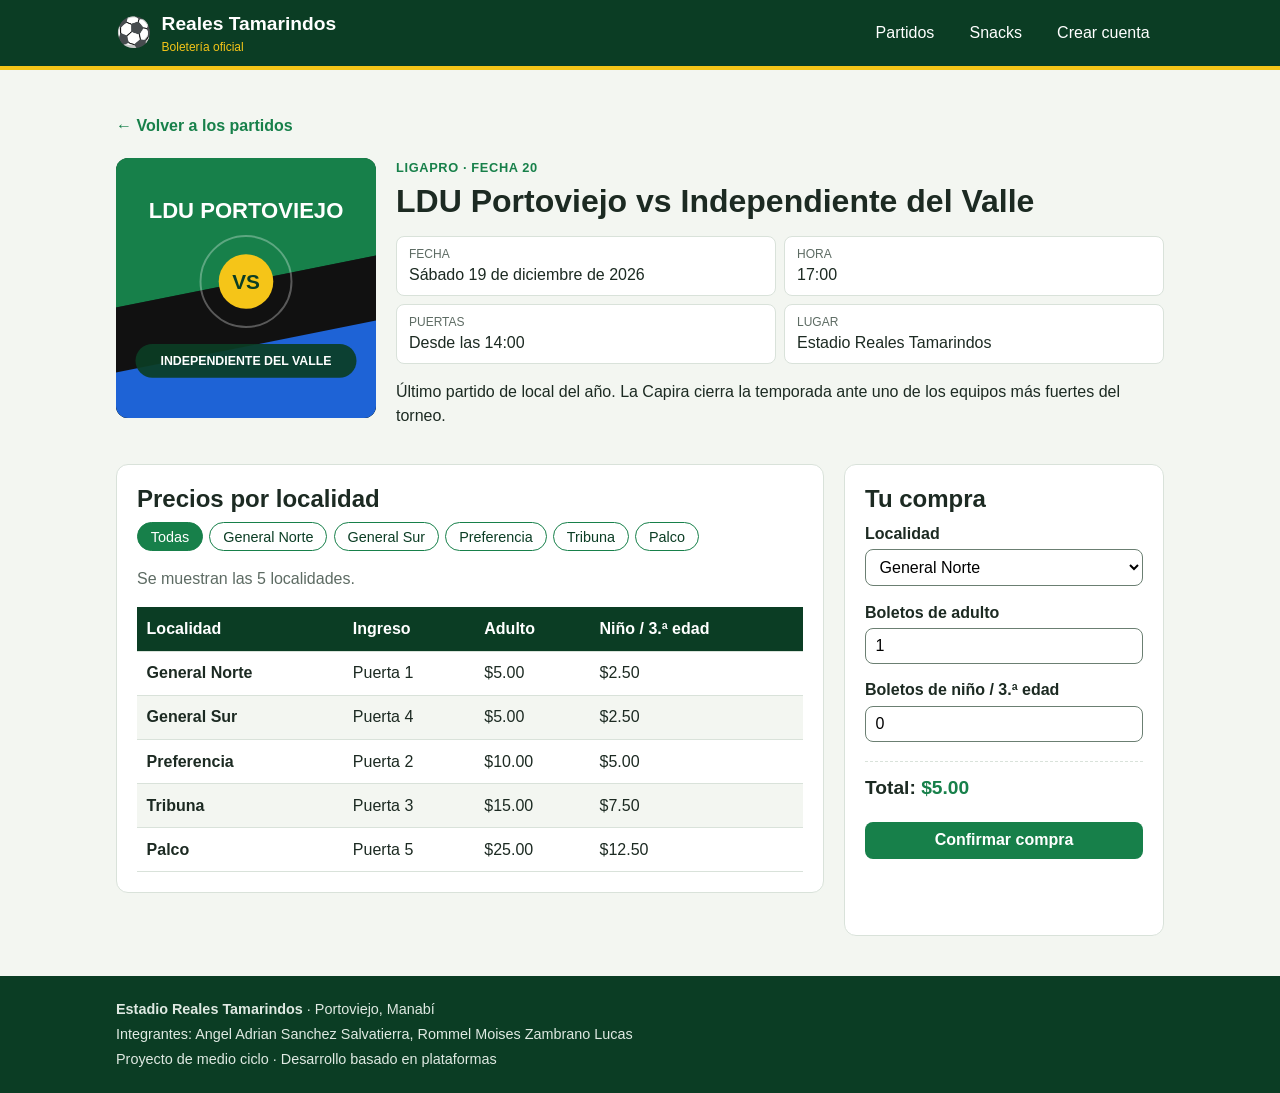
<file: boletos6.html>
<!DOCTYPE html>
<html lang="es">
<head>
  <meta charset="UTF-8">
  <meta name="viewport" content="width=device-width, initial-scale=1.0">
  <title>LDU Portoviejo vs Independiente del Valle | Estadio Reales Tamarindos</title>
  <link rel="stylesheet" href="css/estadio.css">
</head>
<body>
  <a class="saltar" href="#contenido">Saltar al contenido</a>

  <header class="barra">
    <div class="contenedor barra-contenido">
      <a class="marca" href="index.html">
        <span class="marca-balon" aria-hidden="true">⚽</span>
        <span>Reales Tamarindos <small>Boletería oficial</small></span>
      </a>
      <nav class="menu" aria-label="Navegación principal">
        <a href="index.html">Partidos</a>
        <a href="snacks.html">Snacks</a>
        <a href="registro.html">Crear cuenta</a>
      </nav>
    </div>
  </header>

  <main id="contenido" class="contenedor">
    <p><a class="volver" href="index.html">← Volver a los partidos</a></p>

    <section class="ficha">
      <img src="img/afiche6.svg" width="260" height="260" alt="Afiche de LDU Portoviejo contra Independiente del Valle">
      <div>
        <p class="etiqueta">LigaPro · Fecha 20</p>
        <h1>LDU Portoviejo vs Independiente del Valle</h1>
        <ul class="datos">
          <li><span>Fecha</span>Sábado 19 de diciembre de 2026</li>
          <li><span>Hora</span>17:00</li>
          <li><span>Puertas</span>Desde las 14:00</li>
          <li><span>Lugar</span>Estadio Reales Tamarindos</li>
        </ul>
        <p>Último partido de local del año. La Capira cierra la temporada ante uno de los equipos más fuertes del torneo.</p>
      </div>
    </section>

    <div class="dos-columnas">
      <section class="panel">
        <h2>Precios por localidad</h2>
        <div class="chips" role="group" aria-label="Elegir localidad">
          <button type="button" class="chip chip-activo" data-zona="todas" aria-pressed="true">Todas</button>
            <button type="button" class="chip" data-zona="General Norte" aria-pressed="false">General Norte</button>
            <button type="button" class="chip" data-zona="General Sur" aria-pressed="false">General Sur</button>
            <button type="button" class="chip" data-zona="Preferencia" aria-pressed="false">Preferencia</button>
            <button type="button" class="chip" data-zona="Tribuna" aria-pressed="false">Tribuna</button>
            <button type="button" class="chip" data-zona="Palco" aria-pressed="false">Palco</button>
        </div>
        <p id="aviso-zona" class="aviso" aria-live="polite">Se muestran las 5 localidades.</p>
        <div class="tabla-caja" role="region" aria-label="Tabla de precios" tabindex="0">
          <table id="precios">
            <caption class="oculto">Precios de los boletos por localidad y tipo de boleto</caption>
            <thead>
              <tr>
                <th scope="col">Localidad</th>
                <th scope="col">Ingreso</th>
                <th scope="col">Adulto</th>
                <th scope="col">Niño / 3.ª edad</th>
              </tr>
            </thead>
            <tbody>
              <tr data-zona="General Norte">
                <th scope="row">General Norte</th>
                <td>Puerta 1</td>
                <td>$5.00</td>
                <td>$2.50</td>
              </tr>
              <tr data-zona="General Sur">
                <th scope="row">General Sur</th>
                <td>Puerta 4</td>
                <td>$5.00</td>
                <td>$2.50</td>
              </tr>
              <tr data-zona="Preferencia">
                <th scope="row">Preferencia</th>
                <td>Puerta 2</td>
                <td>$10.00</td>
                <td>$5.00</td>
              </tr>
              <tr data-zona="Tribuna">
                <th scope="row">Tribuna</th>
                <td>Puerta 3</td>
                <td>$15.00</td>
                <td>$7.50</td>
              </tr>
              <tr data-zona="Palco">
                <th scope="row">Palco</th>
                <td>Puerta 5</td>
                <td>$25.00</td>
                <td>$12.50</td>
              </tr>
            </tbody>
          </table>
        </div>
      </section>

      <aside class="panel compra">
        <h2>Tu compra</h2>
        <form id="form-compra">
          <div class="campo">
            <label for="zona">Localidad</label>
            <select id="zona" name="zona">
              <option value="General Norte" data-adulto="5.00" data-reducido="2.50">General Norte</option>
              <option value="General Sur" data-adulto="5.00" data-reducido="2.50">General Sur</option>
              <option value="Preferencia" data-adulto="10.00" data-reducido="5.00">Preferencia</option>
              <option value="Tribuna" data-adulto="15.00" data-reducido="7.50">Tribuna</option>
              <option value="Palco" data-adulto="25.00" data-reducido="12.50">Palco</option>
            </select>
          </div>
          <div class="campo">
            <label for="adultos">Boletos de adulto</label>
            <input type="number" id="adultos" name="adultos" min="0" max="10" value="1">
          </div>
          <div class="campo">
            <label for="reducidos">Boletos de niño / 3.ª edad</label>
            <input type="number" id="reducidos" name="reducidos" min="0" max="10" value="0">
          </div>
          <p class="total">Total: <output id="total" for="zona adultos reducidos">$0.00</output></p>
          <button type="submit" class="boton boton-ancho">Confirmar compra</button>
        </form>
        <p id="aviso-compra" class="aviso" aria-live="polite"></p>
      </aside>
    </div>
  </main>

  <footer class="pie">
    <div class="contenedor">
      <p><strong>Estadio Reales Tamarindos</strong> · Portoviejo, Manabí</p>
      <p>Integrantes: Angel Adrian Sanchez Salvatierra, Rommel Moises Zambrano Lucas</p>
      <p>Proyecto de medio ciclo · Desarrollo basado en plataformas</p>
    </div>
  </footer>
  <script src="js/boletos.js"></script>
</body>
</html>
</file>
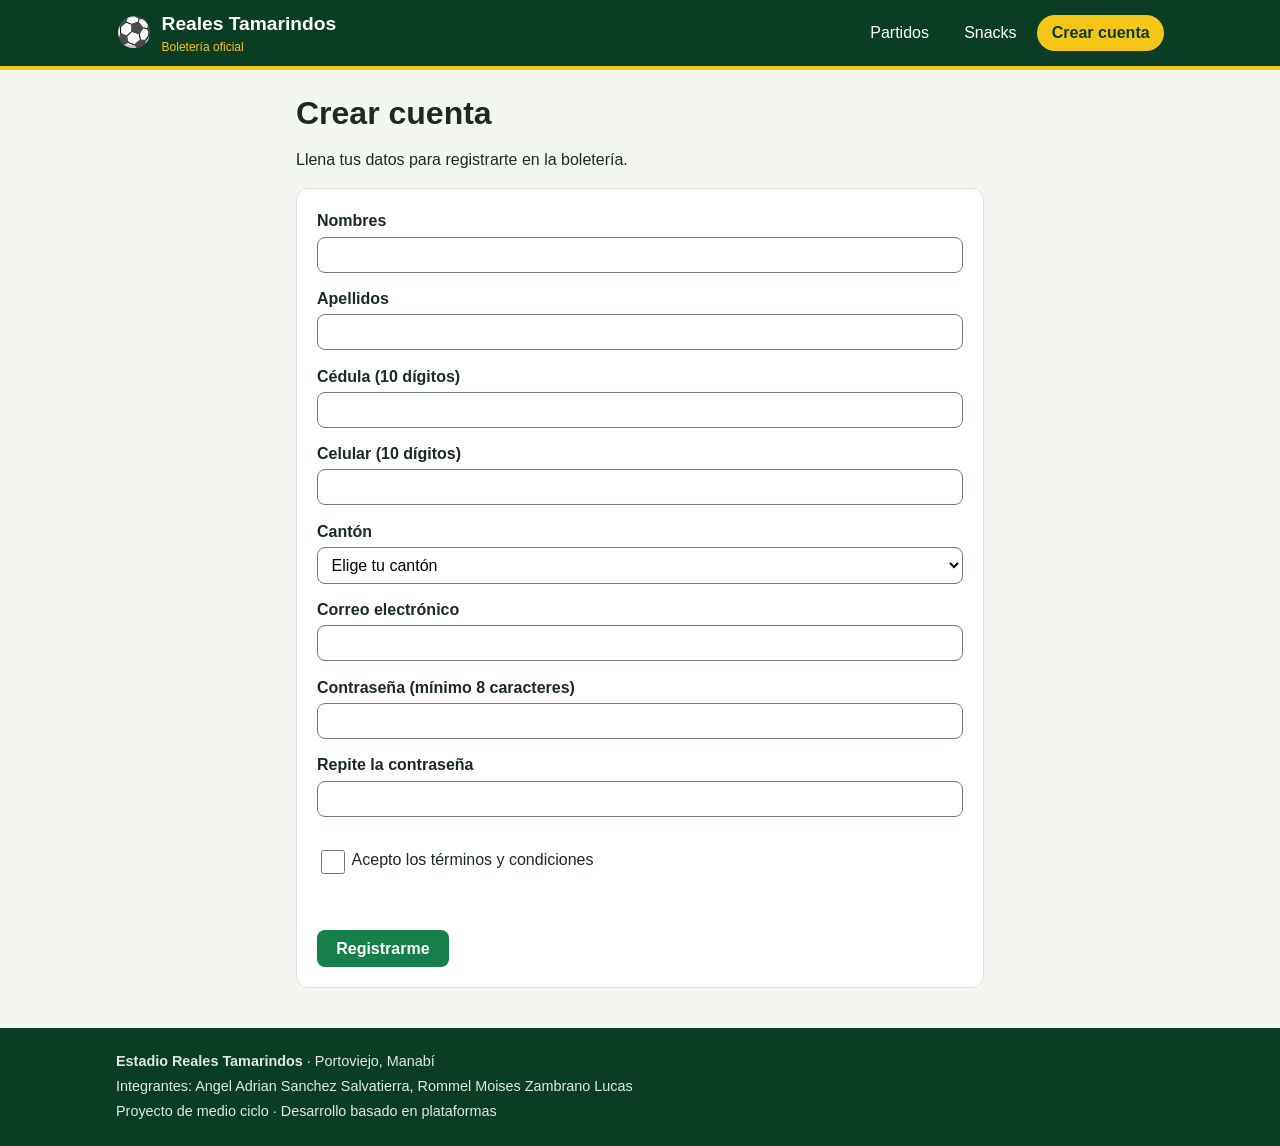
<file: registro.html>
<!DOCTYPE html>
<html lang="es">
<head>
  <meta charset="UTF-8">
  <meta name="viewport" content="width=device-width, initial-scale=1.0">
  <title>Crear cuenta | Estadio Reales Tamarindos</title>
  <link rel="stylesheet" href="css/estadio.css">
</head>
<body>
  <a class="saltar" href="#contenido">Saltar al contenido</a>

  <header class="barra">
    <div class="contenedor barra-contenido">
      <a class="marca" href="index.html">
        <span class="marca-balon" aria-hidden="true">⚽</span>
        <span>Reales Tamarindos <small>Boletería oficial</small></span>
      </a>
      <nav class="menu" aria-label="Navegación principal">
        <a href="index.html">Partidos</a>
        <a href="snacks.html">Snacks</a>
        <a href="registro.html" class="activo" aria-current="page">Crear cuenta</a>
      </nav>
    </div>
  </header>

  <main id="contenido" class="contenedor contenedor-angosto">
    <h1>Crear cuenta</h1>
    <p>Llena tus datos para registrarte en la boletería.</p>

    <form id="form-cuenta" class="panel formulario" novalidate>
        <label for="nombre">Nombres</label>
        <input type="text" id="nombre" name="nombre" autocomplete="given-name">

        <label for="apellido">Apellidos</label>
        <input type="text" id="apellido" name="apellido" autocomplete="family-name">

        <label for="cedula">Cédula (10 dígitos)</label>
        <input type="text" id="cedula" name="cedula" autocomplete="off">

        <label for="celular">Celular (10 dígitos)</label>
        <input type="tel" id="celular" name="celular" autocomplete="tel">

        <label for="canton">Cantón</label>
        <select id="canton" name="canton">
          <option value="">Elige tu cantón</option>
          <option>Portoviejo</option>
          <option>Manta</option>
          <option>Montecristi</option>
          <option>Jipijapa</option>
          <option>Rocafuerte</option>
          <option>Santa Ana</option>
          <option>Chone</option>
        </select>

        <label for="email">Correo electrónico</label>
        <input type="email" id="email" name="email" autocomplete="email">

        <label for="clave">Contraseña (mínimo 8 caracteres)</label>
        <input type="password" id="clave" name="clave" autocomplete="new-password">

        <label for="repetir">Repite la contraseña</label>
        <input type="password" id="repetir" name="repetir" autocomplete="new-password">

        <p>
          <input type="checkbox" id="acepto" name="acepto">
          <label for="acepto" class="en-linea">Acepto los términos y condiciones</label>
        </p>

        <p id="aviso-cuenta" class="aviso" aria-live="polite"></p>

        <button type="submit" class="boton">Registrarme</button>
    </form>
  </main>

  <footer class="pie">
    <div class="contenedor">
      <p><strong>Estadio Reales Tamarindos</strong> · Portoviejo, Manabí</p>
      <p>Integrantes: Angel Adrian Sanchez Salvatierra, Rommel Moises Zambrano Lucas</p>
      <p>Proyecto de medio ciclo · Desarrollo basado en plataformas</p>
    </div>
  </footer>
  <script src="js/registro.js"></script>
</body>
</html>
</file>
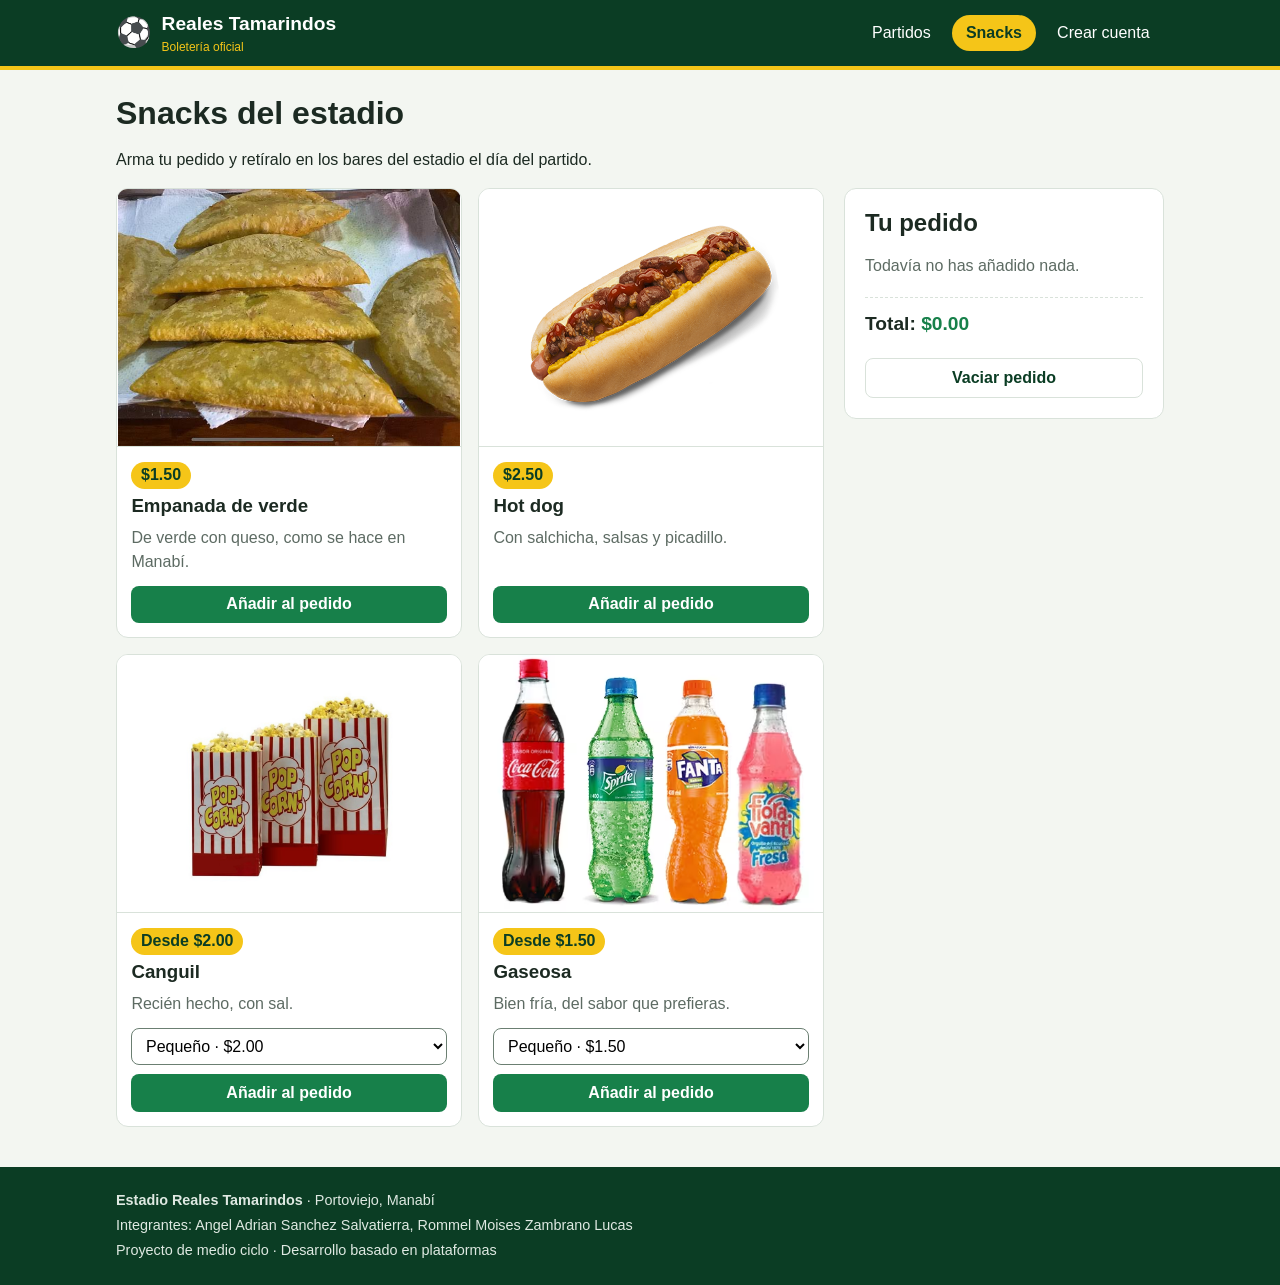
<file: snacks.html>
<!DOCTYPE html>
<html lang="es">
<head>
  <meta charset="UTF-8">
  <meta name="viewport" content="width=device-width, initial-scale=1.0">
  <title>Snacks | Estadio Reales Tamarindos</title>
  <link rel="stylesheet" href="css/estadio.css">
</head>
<body>
  <a class="saltar" href="#contenido">Saltar al contenido</a>

  <header class="barra">
    <div class="contenedor barra-contenido">
      <a class="marca" href="index.html">
        <span class="marca-balon" aria-hidden="true">⚽</span>
        <span>Reales Tamarindos <small>Boletería oficial</small></span>
      </a>
      <nav class="menu" aria-label="Navegación principal">
        <a href="index.html">Partidos</a>
        <a href="snacks.html" class="activo" aria-current="page">Snacks</a>
        <a href="registro.html">Crear cuenta</a>
      </nav>
    </div>
  </header>

  <main id="contenido" class="contenedor">
    <h1>Snacks del estadio</h1>
    <p>Arma tu pedido y retíralo en los bares del estadio el día del partido.</p>

    <div class="dos-columnas">
      <div class="snacks">
        <article class="snack" data-nombre="Empanada de verde" data-precio="1.50">
          <img src="img/empanada.png" width="300" height="300" alt="Empanada de verde">
          <div class="snack-cuerpo">
            <span class="precio">$1.50</span>
            <h2>Empanada de verde</h2>
            <p>De verde con queso, como se hace en Manabí.</p>
            <button type="button" class="boton boton-ancho agregar">Añadir al pedido</button>
          </div>
        </article>
        <article class="snack" data-nombre="Hot dog" data-precio="2.50">
          <img src="img/hotdog.png" width="300" height="300" alt="Hot dog">
          <div class="snack-cuerpo">
            <span class="precio">$2.50</span>
            <h2>Hot dog</h2>
            <p>Con salchicha, salsas y picadillo.</p>
            <button type="button" class="boton boton-ancho agregar">Añadir al pedido</button>
          </div>
        </article>
        <article class="snack" data-nombre="Canguil">
          <img src="img/canguil.png" width="300" height="300" alt="Canguil">
          <div class="snack-cuerpo">
            <span class="precio">Desde $2.00</span>
            <h2>Canguil</h2>
            <p>Recién hecho, con sal.</p>
          <label for="op-canguil" class="oculto">Tamaño de canguil</label>
          <select id="op-canguil">
            <option value="2.00">Pequeño · $2.00</option>
            <option value="3.00">Mediano · $3.00</option>
            <option value="4.00">Grande · $4.00</option>
          </select>
            <button type="button" class="boton boton-ancho agregar">Añadir al pedido</button>
          </div>
        </article>
        <article class="snack" data-nombre="Gaseosa">
          <img src="img/cola.png" width="300" height="300" alt="Gaseosa">
          <div class="snack-cuerpo">
            <span class="precio">Desde $1.50</span>
            <h2>Gaseosa</h2>
            <p>Bien fría, del sabor que prefieras.</p>
          <label for="op-cola" class="oculto">Tamaño de gaseosa</label>
          <select id="op-cola">
            <option value="1.50">Pequeño · $1.50</option>
            <option value="2.00">Mediano · $2.00</option>
            <option value="2.50">Grande · $2.50</option>
          </select>
            <button type="button" class="boton boton-ancho agregar">Añadir al pedido</button>
          </div>
        </article>
      </div>

      <aside class="panel pedido">
        <h2>Tu pedido</h2>
        <p id="pedido-vacio" class="aviso">Todavía no has añadido nada.</p>
        <ul id="pedido-lista" aria-live="polite"></ul>
        <p class="total">Total: <output id="pedido-total">$0.00</output></p>
        <button type="button" id="vaciar" class="boton boton-claro boton-ancho">Vaciar pedido</button>
      </aside>
    </div>
  </main>

  <footer class="pie">
    <div class="contenedor">
      <p><strong>Estadio Reales Tamarindos</strong> · Portoviejo, Manabí</p>
      <p>Integrantes: Angel Adrian Sanchez Salvatierra, Rommel Moises Zambrano Lucas</p>
      <p>Proyecto de medio ciclo · Desarrollo basado en plataformas</p>
    </div>
  </footer>
  <script src="js/snacks.js"></script>
</body>
</html>
</file>
<file: css/estadio.css>
/* Boletería Estadio Reales Tamarindos */

:root {
  --verde-oscuro: #0b3d24;
  --verde: #17804a;
  --amarillo: #f5c518;
  --fondo: #f3f6f1;
  --texto: #1c2a22;
  --gris: #5d6b63;
  --borde: #d9e2da;
  --rojo: #b3261e;
}

* {
  box-sizing: border-box;
}

body {
  margin: 0;
  font-family: "Segoe UI", Arial, Helvetica, sans-serif;
  line-height: 1.5;
  color: var(--texto);
  background-color: var(--fondo);
}

img {
  max-width: 100%;
  height: auto;
}

h1,
h2,
h3 {
  line-height: 1.2;
  margin: 0 0 0.5rem 0;
}

h1 {
  font-size: 2rem;
}

h2 {
  font-size: 1.5rem;
}

h3,
.snack h2 {
  font-size: 1.17rem;
}

main[id],
section[id] {
  scroll-margin-top: 5.5rem;
}

.contenedor {
  width: 100%;
  max-width: 1080px;
  margin: 0 auto;
  padding: 0 1rem;
}

main.contenedor,
.cuerpo {
  padding-top: 1.5rem;
  padding-bottom: 2.5rem;
}

.contenedor-angosto {
  max-width: 720px;
}

.oculto {
  position: absolute;
  left: -9999px;
}

/* Enlace para saltar el menú: solo se ve al recibir el foco del teclado */
.saltar {
  position: absolute;
  left: -9999px;
  z-index: 20;
  padding: 0.6rem 1rem;
  background-color: var(--amarillo);
  color: var(--verde-oscuro);
  font-weight: bold;
}

.saltar:focus {
  left: 0;
  top: 0;
}

/* ---------- Barra superior ---------- */

.barra {
  position: sticky;
  top: 0;
  z-index: 10;
  background-color: var(--verde-oscuro);
  border-bottom: 4px solid var(--amarillo);
}

.barra-contenido {
  display: flex;
  flex-wrap: wrap;
  align-items: center;
  justify-content: space-between;
  gap: 0.5rem 1rem;
  padding-top: 0.6rem;
  padding-bottom: 0.6rem;
}

.marca {
  display: flex;
  align-items: center;
  gap: 0.6rem;
  color: #ffffff;
  font-size: 1.2rem;
  font-weight: bold;
  text-decoration: none;
}

.marca small {
  display: block;
  font-size: 0.75rem;
  font-weight: normal;
  color: var(--amarillo);
}

.marca-balon {
  font-size: 1.8rem;
}

.menu {
  display: flex;
  flex-wrap: wrap;
  gap: 0.4rem;
}

.menu a {
  color: #ffffff;
  text-decoration: none;
  padding: 0.4rem 0.9rem;
  border-radius: 999px;
}

.menu a:hover,
.menu a:focus {
  background-color: var(--verde);
}

.menu a.activo {
  background-color: var(--amarillo);
  color: var(--verde-oscuro);
  font-weight: bold;
}

/* ---------- Portada ---------- */

.portada {
  background: linear-gradient(120deg, var(--verde-oscuro), #125c36);
  color: #ffffff;
  padding: 3rem 0;
}

.portada h1 {
  font-size: 2.4rem;
}

.portada p {
  max-width: 560px;
}

/* ---------- Elementos comunes ---------- */

.etiqueta {
  margin: 0 0 0.3rem 0;
  font-size: 0.8rem;
  font-weight: bold;
  letter-spacing: 0.05em;
  text-transform: uppercase;
  color: var(--verde);
}

.etiqueta-clara {
  color: var(--amarillo);
}

.boton {
  display: inline-block;
  padding: 0.6rem 1.2rem;
  border: 0;
  border-radius: 8px;
  background-color: var(--verde);
  color: #ffffff;
  font-family: inherit;
  font-size: 1rem;
  font-weight: bold;
  text-align: center;
  text-decoration: none;
  cursor: pointer;
}

.boton:hover,
.boton:focus {
  background-color: var(--verde-oscuro);
}

.boton-amarillo {
  background-color: var(--amarillo);
  color: var(--verde-oscuro);
}

.boton-amarillo:hover,
.boton-amarillo:focus {
  background-color: #ffffff;
}

.boton-claro {
  background-color: #ffffff;
  color: var(--verde-oscuro);
  border: 1px solid var(--borde);
}

.boton-claro:hover,
.boton-claro:focus {
  background-color: var(--fondo);
}

.boton-ancho {
  width: 100%;
}

.panel {
  background-color: #ffffff;
  border: 1px solid var(--borde);
  border-radius: 12px;
  padding: 1.25rem;
}

.aviso {
  color: var(--gris);
  min-height: 1.5em;
}

.aviso-bien {
  color: var(--verde);
  font-weight: bold;
}

.aviso-mal {
  color: var(--rojo);
  font-weight: bold;
}

.total {
  font-size: 1.2rem;
  font-weight: bold;
  border-top: 1px dashed var(--borde);
  padding-top: 0.75rem;
}

.total output {
  color: var(--verde);
}

.dos-columnas {
  display: grid;
  gap: 1.25rem;
  align-items: start;
}

/* Permite que las columnas se encojan en pantallas angostas */
.dos-columnas > * {
  min-width: 0;
}

/* ---------- Lista de partidos ---------- */

.lista-partidos {
  display: grid;
  gap: 0.75rem;
}

.partido {
  display: grid;
  grid-template-columns: auto 1fr;
  gap: 0.75rem 1rem;
  align-items: center;
  background-color: #ffffff;
  border: 1px solid var(--borde);
  border-left: 6px solid var(--verde);
  border-radius: 12px;
  padding: 0.9rem;
}

.partido > img {
  display: none;
  border-radius: 8px;
}

.partido-fecha {
  display: flex;
  flex-direction: column;
  align-items: center;
  min-width: 64px;
  padding: 0.4rem;
  border-radius: 8px;
  background-color: var(--verde-oscuro);
  color: #ffffff;
  font-size: 0.8rem;
}

.partido-fecha strong {
  font-size: 1.6rem;
  line-height: 1;
  color: var(--amarillo);
}

.partido-info p {
  margin: 0;
  color: var(--gris);
}

.partido-info .etiqueta {
  color: var(--verde);
}

.partido .boton {
  grid-column: 1 / -1;
}

.equipos {
  margin-top: 2rem;
  text-align: center;
}

/* ---------- Página de boletos ---------- */

.volver {
  display: inline-block;
  padding: 0.25rem 0;
  color: var(--verde);
  font-weight: bold;
  text-decoration: none;
}

.ficha {
  display: grid;
  gap: 1.25rem;
  margin-bottom: 1.25rem;
}

.ficha img {
  border-radius: 12px;
}

.datos {
  list-style: none;
  display: grid;
  grid-template-columns: repeat(2, 1fr);
  gap: 0.5rem;
  padding: 0;
}

.datos li {
  background-color: #ffffff;
  border: 1px solid var(--borde);
  border-radius: 8px;
  padding: 0.5rem 0.75rem;
}

.datos span {
  display: block;
  font-size: 0.75rem;
  text-transform: uppercase;
  color: var(--gris);
}

.chips {
  display: flex;
  flex-wrap: wrap;
  gap: 0.4rem;
}

.chip {
  padding: 0.35rem 0.8rem;
  border: 1px solid var(--verde);
  border-radius: 999px;
  background-color: #ffffff;
  color: var(--verde-oscuro);
  font-family: inherit;
  font-size: 0.9rem;
  cursor: pointer;
}

.chip-activo {
  background-color: var(--verde);
  color: #ffffff;
}

.tabla-caja {
  overflow-x: auto;
}

.tabla-caja:focus {
  outline: 3px solid var(--amarillo);
  outline-offset: 1px;
}

table {
  width: 100%;
  border-collapse: collapse;
}

th,
td {
  padding: 0.6rem;
  text-align: left;
  border-bottom: 1px solid var(--borde);
}

thead th {
  background-color: var(--verde-oscuro);
  color: #ffffff;
}

tbody tr:nth-child(even) {
  background-color: var(--fondo);
}

/* ---------- Formularios ---------- */

.campo {
  margin-bottom: 0.9rem;
}

label {
  display: block;
  font-weight: bold;
  margin-bottom: 0.2rem;
}

input,
select {
  width: 100%;
  padding: 0.5rem 0.6rem;
  border: 1px solid #6b7f72;
  border-radius: 8px;
  font-family: inherit;
  font-size: 1rem;
  background-color: #ffffff;
}

input:focus,
select:focus,
.chip:focus,
.boton:focus {
  outline: 3px solid var(--amarillo);
  outline-offset: 1px;
}

.formulario input,
.formulario select {
  margin-bottom: 0.9rem;
}

.formulario input[type="checkbox"] {
  width: 1.5rem;
  height: 1.5rem;
  margin-bottom: 0;
  vertical-align: middle;
}

.en-linea {
  display: inline;
  font-weight: normal;
}

.con-fallo {
  border: 2px solid var(--rojo);
}

/* ---------- Snacks ---------- */

.snacks {
  display: grid;
  grid-template-columns: repeat(2, 1fr);
  gap: 1rem;
}

.snack {
  display: flex;
  flex-direction: column;
  background-color: #ffffff;
  border: 1px solid var(--borde);
  border-radius: 12px;
  overflow: hidden;
}

.snack img {
  width: 100%;
  aspect-ratio: 4 / 3;
  object-fit: contain;
  background-color: #ffffff;
  border-bottom: 1px solid var(--borde);
}

.snack-cuerpo {
  display: flex;
  flex-direction: column;
  flex: 1;
  padding: 0.9rem;
}

.snack-cuerpo p {
  margin: 0 0 0.75rem 0;
  color: var(--gris);
  flex: 1;
}

.snack-cuerpo select {
  margin-bottom: 0.6rem;
}

.precio {
  align-self: flex-start;
  margin-bottom: 0.4rem;
  padding: 0.1rem 0.6rem;
  border-radius: 999px;
  background-color: var(--amarillo);
  color: var(--verde-oscuro);
  font-weight: bold;
}

#pedido-lista {
  list-style: none;
  padding: 0;
  margin: 0;
}

#pedido-lista li {
  display: flex;
  justify-content: space-between;
  align-items: center;
  gap: 0.5rem;
  padding: 0.4rem 0;
  border-bottom: 1px solid var(--borde);
}

.quitar {
  min-width: 24px;
  min-height: 24px;
  padding: 0.25rem 0.4rem;
  border: 0;
  background: none;
  color: var(--rojo);
  font-family: inherit;
  font-size: 0.9rem;
  text-decoration: underline;
  cursor: pointer;
}

/* ---------- Pie ---------- */

.pie {
  background-color: var(--verde-oscuro);
  color: #dfe9e2;
  padding: 1.25rem 0;
  font-size: 0.9rem;
}

.pie p {
  margin: 0.2rem 0;
}

/* ---------- Pantallas medianas y grandes ---------- */

@media (min-width: 640px) {
  .partido {
    grid-template-columns: auto auto 1fr auto;
  }

  .partido > img {
    display: block;
    width: 84px;
  }

  .partido .boton {
    grid-column: auto;
  }

  .ficha {
    grid-template-columns: 260px 1fr;
  }
}

@media (min-width: 900px) {
  .dos-columnas {
    grid-template-columns: 1fr 320px;
  }

  .compra,
  .pedido {
    position: sticky;
    top: 5.5rem;
  }

  .portada h1 {
    font-size: 3rem;
  }
}
</file>
